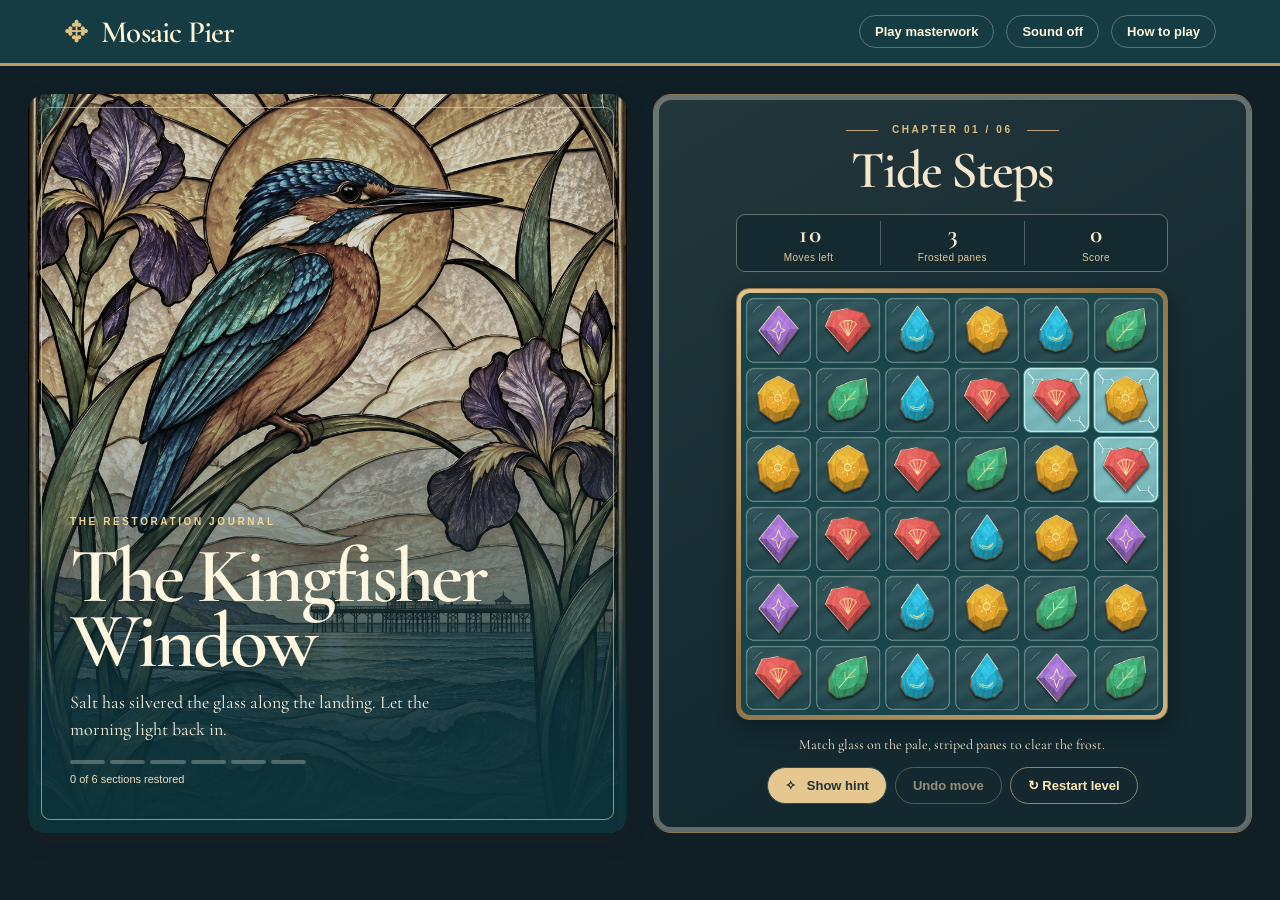
<file: web/index.html>
<!doctype html>
<html lang="en"><head><meta charset="utf-8"><meta name="viewport" content="width=device-width,initial-scale=1,viewport-fit=cover"><meta name="theme-color" content="#153c42"><title>Mosaic Pier · The Glasshouse</title><link rel="icon" href="assets/lagoon.png"><link rel="stylesheet" href="style.css"></head>
<body>
<header><div class="brand"><span class="mark" aria-hidden="true">✥</span> Mosaic Pier</div><div class="head-actions"><button id="mode" disabled>Play masterwork</button><button id="sound" aria-pressed="false">Sound off</button><button id="guide">How to play</button></div></header>
<main>
<section class="art" aria-labelledby="place"><div class="artbase"></div><div id="color"></div><div class="artshade"></div><div class="frame"></div>
<div class="artcopy"><p class="eyebrow">THE RESTORATION JOURNAL</p><h1 id="place">The Kingfisher <br>Window</h1><p id="story"></p><div class="steps" id="steps"></div><small id="progress"></small></div></section>
<section class="workshop" aria-labelledby="chapter"><div class="chapterline"><span class="line"></span><p class="eyebrow" id="chapterNo"></p><span class="line"></span></div><h2 id="chapter"></h2><div class="stats"><div><span id="moves">—</span><small>Moves left</small></div><div><span id="panes">—</span><small>Frosted panes</small></div><div><span id="score">—</span><small>Score</small></div></div>
<div class="boardwrap"><div id="board" role="group" aria-label="Stained glass board"></div></div>
<p id="message" aria-live="polite">Loading the glass workshop…</p><div class="tools"><button id="hint" disabled>✧ &nbsp; Show hint</button><button id="rewind" title="Undo the last exchange once per chapter" disabled>Undo move</button><button id="retry" disabled>↻ &nbsp; Restart level</button></div></section>
</main><dialog id="dialog"><div id="plate" hidden></div><div class="ornament" aria-hidden="true">✥</div><p class="eyebrow" id="modalTag"></p><h2 id="modalTitle"></h2><p id="modalText"></p><button id="modalAction"></button><button id="modalCancel" hidden>Keep playing</button></dialog>
<script type="module" src="game.js"></script></body></html>
</file>
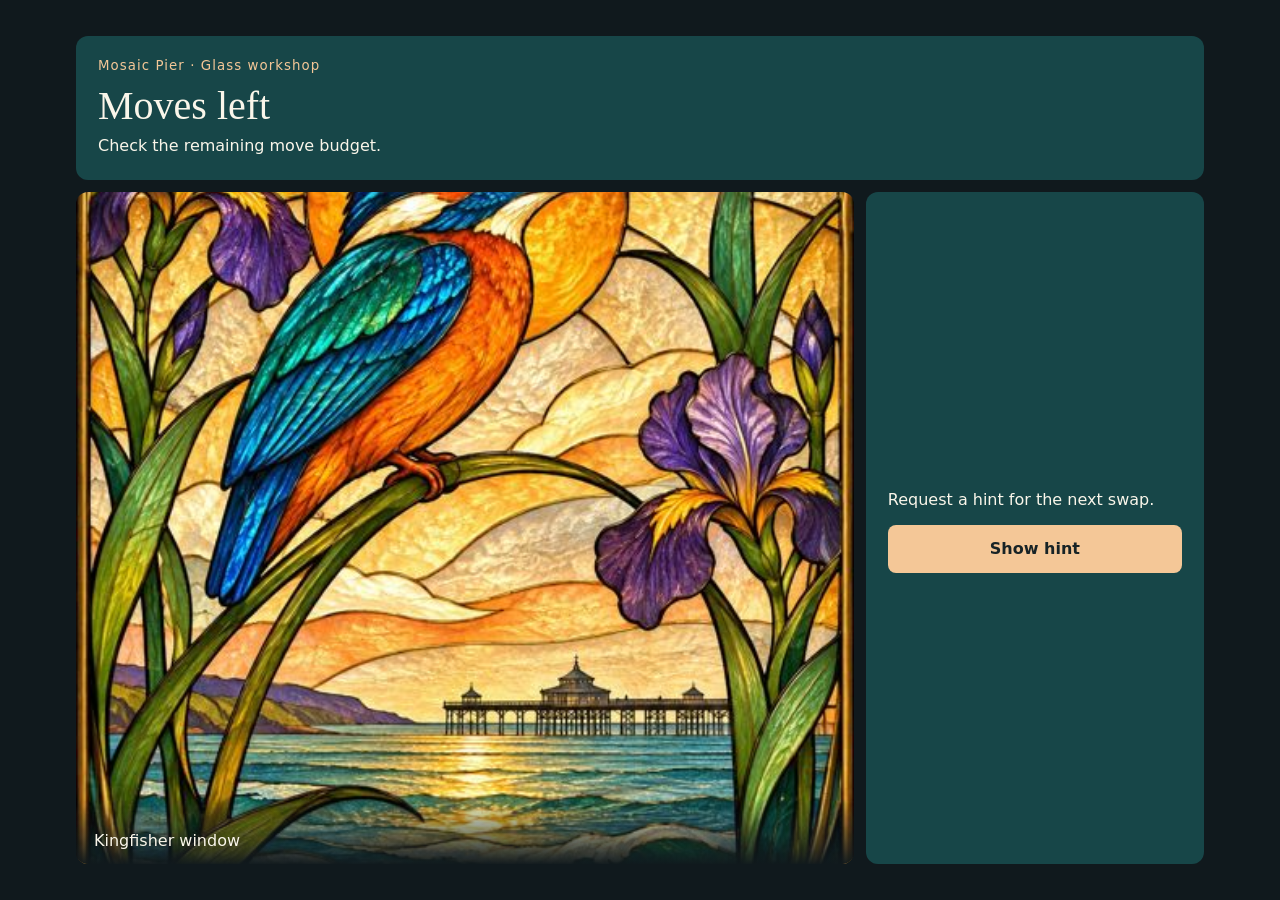
<file: docs/evidence/hud/screen.html>
<!doctype html>
<html lang="en"><meta charset="utf-8"><meta name="viewport" content="width=device-width,initial-scale=1">
<title>Mosaic Pier · Glass workshop</title>
<style>
*{box-sizing:border-box}body{margin:0;color:#faf6ea;background:#10191d;font:16px/1.35 system-ui,sans-serif}
main{min-height:100svh;max-width:1200px;margin:auto;padding:clamp(12px,3vw,36px);display:grid;gap:12px;
grid-template-areas:"headline" "stage" "action";grid-template-rows:auto minmax(140px,1fr) auto}
header,aside,figure{border-radius:12px;overflow:hidden}header,aside{background:#174648;padding:18px 22px}
header{grid-area:headline}small{letter-spacing:.08em;color:#f4c797}h1{font:clamp(24px,4vw,40px)/1.08 Georgia,serif;margin:8px 0}
p{margin:6px 0}figure{grid-area:stage;position:relative;margin:0;background:#19282c}
img{position:absolute;width:100%;height:100%;object-fit:cover}
figcaption{position:absolute;bottom:0;width:100%;padding:32px 18px 12px;background:linear-gradient(transparent,#10191dfa)}
aside{grid-area:action;align-self:stretch;display:grid;align-content:center;gap:8px}
button{min-height:48px;min-width:48px;border:0;border-radius:8px;background:#f4c797;color:#172326;font:600 16px system-ui}
@media(min-width:840px){main{grid-template-columns:minmax(0,2.3fr) minmax(230px,1fr);
grid-template-rows:auto minmax(160px,1fr);grid-template-areas:"headline headline" "stage action"}}
@media(max-height:500px){main{padding:8px;gap:6px}header,aside{padding:8px 14px}h1{margin:3px 0}}
</style><main aria-label="Glass workshop design proof">
<header data-component="moves"><small>Mosaic Pier · Glass workshop</small><h1>Moves left</h1><p>Check the remaining move budget.</p></header>
<figure data-component="board"><img src="[data-uri]" alt=""><figcaption>Kingfisher window</figcaption></figure>
<aside data-component="hint"><p>Request a hint for the next swap.</p><button type="button" disabled>Show hint</button></aside>
</main></html>
</file>
<file: web/style.css>
@font-face{font-family:Cormorant;src:url(assets/CormorantGaramond.ttf)}:root{--ink:#193d40;--gold:#ab8950;--paper:#f7f2e6;--serif:Cormorant,Georgia,serif}*{box-sizing:border-box}body{margin:0;background:#eee7d8;color:var(--ink);font-family:Helvetica,Arial,sans-serif}header{height:66px;background:#153c42;color:#fff4d4;display:flex;align-items:center;justify-content:space-between;padding:0 clamp(18px,5vw,88px);border-bottom:3px solid #be9d60}.brand{font:600 31px var(--serif);letter-spacing:-.8px;display:flex;align-items:center;gap:13px}.mark{font:30px Georgia;color:#e2c282}.head-actions,.tools{display:flex;gap:12px}button{font:600 13px Helvetica,Arial,sans-serif;cursor:pointer;color:inherit}header button{background:transparent;border:1px solid #ffffff48;border-radius:25px;color:#fff7dd;padding:8px 15px}button:focus-visible{outline:3px solid #e58b27;outline-offset:2px}main{max-width:1460px;margin:0 auto;display:grid;grid-template-columns:1fr 1fr;padding:clamp(15px,2.2vw,36px);gap:clamp(12px,2vw,32px)}.art,.workshop{position:relative;border-radius:18px;overflow:hidden}.art{min-height:610px;isolation:isolate;background:#23434a;color:#fff6df;box-shadow:0 8px 23px #3f301d22}.artbase,#color,.artshade,.frame{position:absolute;inset:0;pointer-events:none}.artbase,#color{background:url(assets/kingfisher.jpg) 55% center/cover}.artbase{filter:saturate(.34) brightness(.85)}#color{clip-path:inset(0 100% 0 0);transition:clip-path 1.4s ease}.artshade{background:linear-gradient(0deg,#0b3238 0%,#0b3039e0 17%,#11313877 36%,transparent 61%)}.frame{inset:13px;border:1px solid #f5d69699;border-radius:9px}.artcopy{position:absolute;bottom:6.5%;left:7%;right:7%}.eyebrow{font:700 10px/1.4 Helvetica,Arial,sans-serif;letter-spacing:2.6px;margin:0;color:#896b3e}.art .eyebrow{color:#f0d595}h1,h2{font-family:var(--serif);font-weight:600;margin:0}h1{font-size:clamp(55px,6.1vw,92px);letter-spacing:-3px;line-height:.83;margin:15px 0 16px}.artcopy>p:not(.eyebrow){font:400 16px/1.5 var(--serif);max-width:390px;margin:0 0 17px}.steps{display:flex;gap:5px;max-width:236px}.steps i{height:4px;flex:1;background:#cfdbce55;border-radius:2px}.steps i.done{background:#f4cf7f}.artcopy small{display:block;margin-top:9px;font-size:11px;color:#eedec1}.workshop{background:var(--paper);border:1px solid #cec0a4;text-align:center;padding:clamp(17px,2.2vw,34px) clamp(12px,3.6vw,64px);box-shadow:inset 0 0 0 5px #fff8e852;display:flex;align-items:center;flex-direction:column;justify-content:center}.chapterline{display:flex;align-items:center;gap:14px}.line{width:32px;height:1px;background:#bea57b}.workshop h2,dialog h2{font-size:clamp(38px,4.1vw,62px);line-height:1.1;letter-spacing:-1.9px;margin:5px 0 10px}.stats{display:flex;justify-content:space-around;background:#e9e5d5;border:1px solid #d7cfb7;border-radius:9px;margin:4px 0 16px;padding:6px 0;width:100%;max-width:432px}.stats div{flex:1}.stats div+div{border-left:1px solid #cabfa6}.stats span{display:block;font:700 25px/1.05 var(--serif);font-variant-numeric:tabular-nums}.stats small{font-size:10px;letter-spacing:.4px}.boardwrap{background:linear-gradient(135deg,#e3c28b,#8c6f42 45%,#cfb17d);border:1px solid #927649;padding:4px;border-radius:13px;width:min(100%,432px);box-shadow:0 8px 14px #533c231b}#board{display:grid;grid-template-columns:repeat(6,1fr);gap:3px;background:#18444a;border:4px solid #18444a;border-radius:9px;overflow:hidden}.tile{position:relative;aspect-ratio:1;border:0;background:linear-gradient(138deg,#356368,#245157);border-radius:5px;padding:0;display:grid;place-items:center;touch-action:none}.tile:nth-child(12n+2),.tile:nth-child(12n+4),.tile:nth-child(12n+6),.tile:nth-child(12n+7),.tile:nth-child(12n+9),.tile:nth-child(12n+11){background:linear-gradient(138deg,#396b6d,#2e595c)}.tile.frost{background:repeating-linear-gradient(130deg,#d3e7d755 0 2px,transparent 2px 13px),linear-gradient(130deg,#caecdf,#74a9a2);box-shadow:inset 0 0 0 2px #d9f6ec}.tile img{width:82%;height:82%;pointer-events:none;user-select:none;position:relative}.tile.selected{box-shadow:inset 0 0 0 3px #fff0a4}.tile.hinted:after{content:'';position:absolute;inset:3px;border:2px dashed #fff6c3;border-radius:5px}.pop img{animation:pop .2s both}.drop img{animation:drop .2s ease-out}.bump{animation:bump .18s linear}@keyframes pop{45%{scale:1.16;filter:brightness(1.6)}100%{scale:.12;opacity:.2}}@keyframes drop{from{transform:translateY(var(--dy));opacity:.3}}@keyframes bump{30%{transform:translateX(-3px)}65%{transform:translateX(3px)}}#message{font:14px/1.35 var(--serif);margin:16px 0 12px;min-height:1.35em}.tools button,dialog button{border:1px solid #8d9b88;border-radius:25px;padding:10px 17px;background:transparent}.tools button:first-child,dialog button:first-of-type{background:#1e5053;color:#fff5d9;border-color:#1e5053}button:disabled{opacity:.55;cursor:default}dialog{background:var(--paper);color:var(--ink);border:2px solid #b09a67;border-radius:16px;text-align:center;padding:32px;width:min(410px,91%);box-shadow:0 16px 80px #0005}dialog::backdrop{background:#09272bbb;backdrop-filter:blur(3px)}dialog h2{font-size:40px}dialog p:not(.eyebrow){font:17px/1.5 var(--serif);margin:10px 0 18px}.ornament{font:32px Georgia;color:var(--gold);margin-bottom:12px}dialog button{margin:3px}
@media(max-width:800px){main{max-width:600px;grid-template-columns:1fr;padding:12px;gap:12px}.art{min-height:140px;order:2}.artcopy{position:relative;padding:20px;inset:auto}.artcopy h1{font-size:32px;letter-spacing:-1px;margin:3px 0}.artcopy h1 br{display:none}.artcopy h1 br:after{content:' '}.artcopy>p:not(.eyebrow){margin:4px 0 8px}.artshade{background:linear-gradient(90deg,#123942ee,transparent)}.workshop{padding:16px 12px}.workshop h2{font-size:39px}.stats{margin-bottom:10px}header{height:52px}.brand{font-size:25px;gap:6px}.head-actions{gap:5px}header button{padding:6px 9px;font-size:11px}#message{margin:10px 0}.artbase,#color{background-position:center 48%}}@media(prefers-reduced-motion:reduce){*,*:before,*:after{animation-duration:.001s!important;transition-duration:.001s!important}}

#plate{height:155px;background-image:url(assets/kingfisher.jpg);background-size:172%;border:1px solid var(--gold);border-radius:7px;margin-bottom:15px}#plate:not([hidden])+.ornament{display:none}

/* Patinated bronze and blue enamel echo the leaded window. */
body{background:#101e25}.workshop{background:linear-gradient(150deg,#23373c,#13282f 72%);color:#f4e7cc;border-color:#8a7754}.workshop .eyebrow{color:#dfbf81}.stats{background:#142a30;border-color:#657072}.stats div+div{border-color:#516064}.stats small{color:#dfc698}.boardwrap{box-shadow:0 7px 18px #06171c99}.tools{flex-wrap:wrap;justify-content:center;gap:8px}.tools button{color:#ffe8b6;border-color:#8f856c}.tools button:first-child{background:#e5c78f;color:#203337}.tile img{filter:drop-shadow(0 2px 1px #10232866)}.artcopy>p:not(.eyebrow){font-size:18px}.art{background:#142830}.artbase,#color{background-position:center 44%}

.tile.double-frost{outline:3px double #fff3bc;outline-offset:-4px;background:repeating-linear-gradient(43deg,#fff4c966 0 2px,transparent 2px 10px),linear-gradient(135deg,#bce6e2,#6892a2)}
@media(max-width:490px){header{padding:0 9px}.brand{font-size:22px;gap:3px}.head-actions button{font-size:10px;padding:6px}.mark{display:none}.tools button{padding:9px 12px}}

#board .tile{background:transparent url(assets/enamel.png) center/100% 100% no-repeat}
#board .tile.frost{background-image:url(assets/rime.png);box-shadow:none}
#board .tile.double-frost{background-image:url(assets/double-rime.png);outline:0}
#board .tile.selected{box-shadow:inset 0 0 0 3px #ffde92}
</file>
